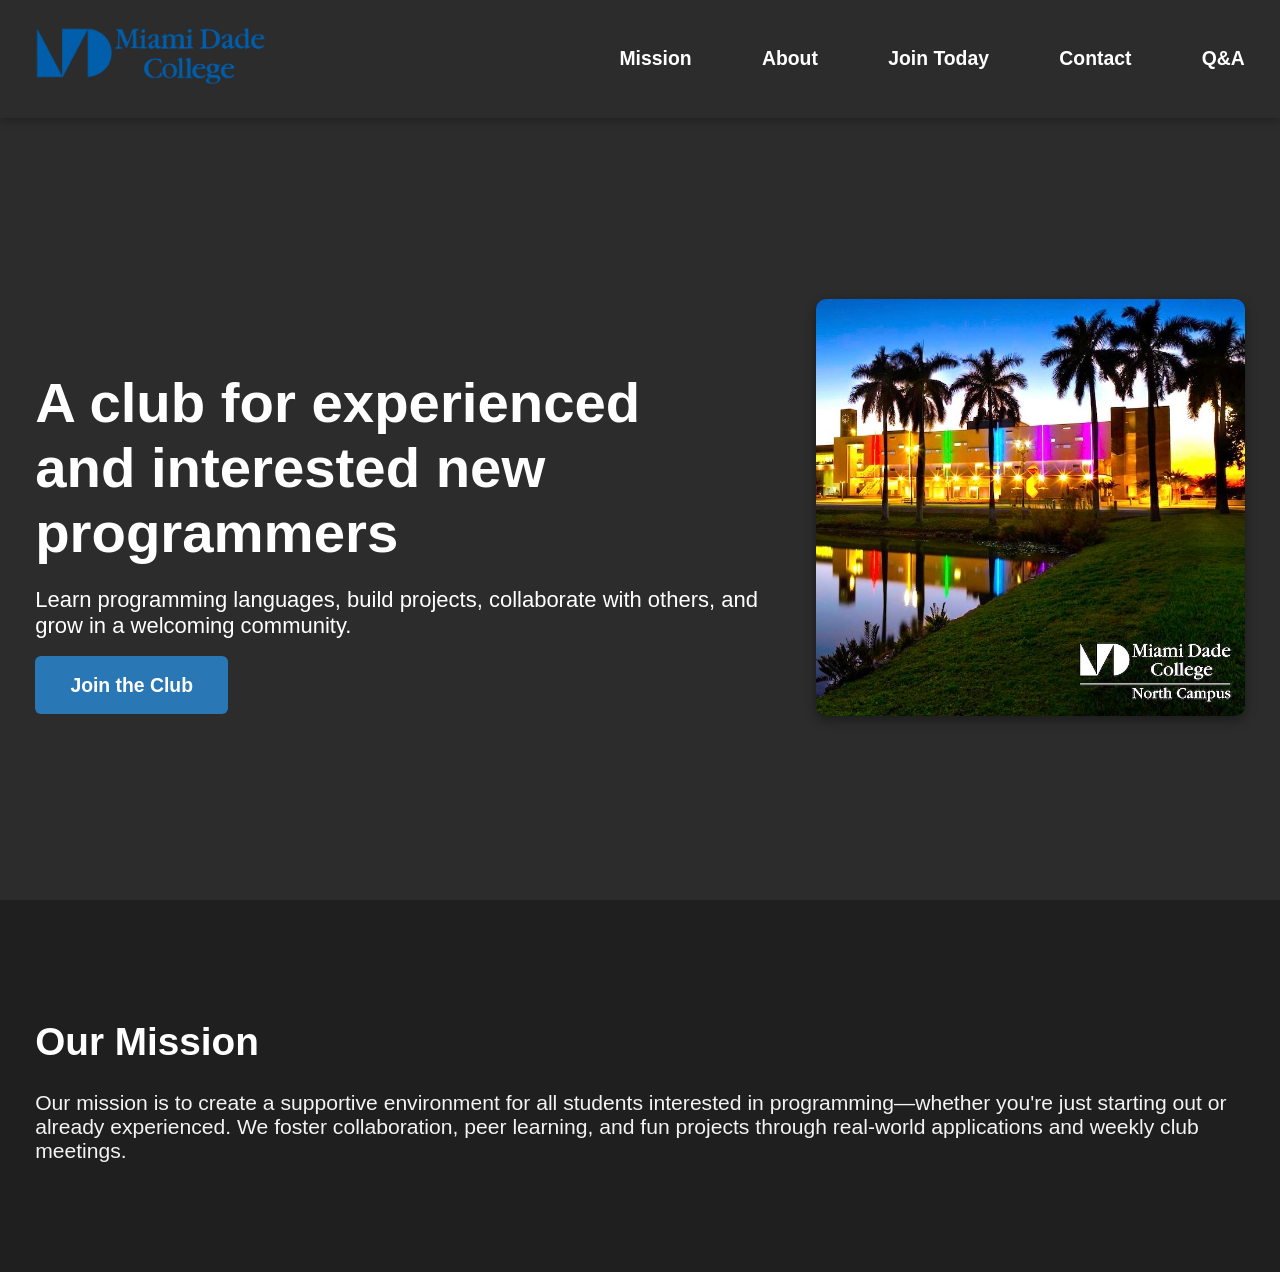
<file: index.html>
<!DOCTYPE html>
<html lang="en">
<head>
  <meta charset="UTF-8" />
  <meta name="viewport" content="width=device-width, initial-scale=1.0, maximum-scale=1.0, user-scalable=no" />
  <title>CodeIn Club</title>
  <link rel="stylesheet" href="css/style.css" />
  <style>
    .menu-toggle {
      display: none;
      font-size: 2rem;
      cursor: pointer;
      color: white;
      background: none;
      border: none;
      z-index: 1001;
    }
    .nav-container {
      display: flex;
      justify-content: space-between;
      align-items: center;
      position: relative;
      width: 100%;
    }
    .nav-links {
      display: flex;
      gap: 2rem;
    }
    @media (max-width: 960px) {
      .menu-toggle {
        display: block;
      }
      .nav-links {
        display: none;
        flex-direction: column;
        background: var(--bg-hero);
        position: absolute;
        top: 100%;
        left: 0;
        width: 100%;
        z-index: 1000;
        padding: 1rem 0;
      }
      .nav-links.active {
        display: flex;
      }
      .nav-links a {
        padding: 1rem;
        border-bottom: 1px solid #333;
        width: 100%;
        text-align: center;
        color: var(--white);
        background: var(--bg-hero);
      }
    }
  </style>
</head>
<body>

  <!-- NAVBAR -->
  <header class="navbar">
    <div class="nav-container">
      <a href="index.html" class="logo">
        <img src="images/logo.png" alt="Club Logo" style="height: 60px;" />
      </a>
      <button class="menu-toggle" id="menuToggle" aria-label="Toggle navigation">☰</button>
      <nav class="nav-links" id="navLinks">
        <a href="#mission">Mission</a>
        <a href="about.html">About</a>
        <a href="join.html">Join Today</a>
        <a href="contact.html">Contact</a>
        <a href="qa.html">Q&A</a>
      </nav>
    </div>
  </header>

  <!-- HERO SECTION -->
  <section class="hero">
    <div class="hero-content">
      <div class="hero-text">
        <h1>A club for experienced<br />and interested new programmers</h1>
        <p>Learn programming languages, build projects, collaborate with others, and grow in a welcoming community.</p>
        <a href="join.html" class="btn btn-primary">Join the Club</a>
      </div>
      <div class="hero-image">
        <a href="index.html">
          <img src="images/school.jpg" alt="Hero Graphic"
               onerror="this.onerror=null; this.src='images/placeholder.png';" />
        </a>
      </div>
    </div>
  </section>

  <!-- MISSION SECTION -->
  <section id="mission" class="section">
    <h2>Our Mission</h2>
    <p>
      Our mission is to create a supportive environment for all students interested in programming—whether you're
      just starting out or already experienced. We foster collaboration, peer learning, and fun projects through
      real-world applications and weekly club meetings.
    </p>
  </section>

  <script>
    const toggle = document.getElementById('menuToggle');
    const nav = document.getElementById('navLinks');
    toggle.addEventListener('click', () => {
      nav.classList.toggle('active');
    });
  </script>
</body>
</html>
</file>
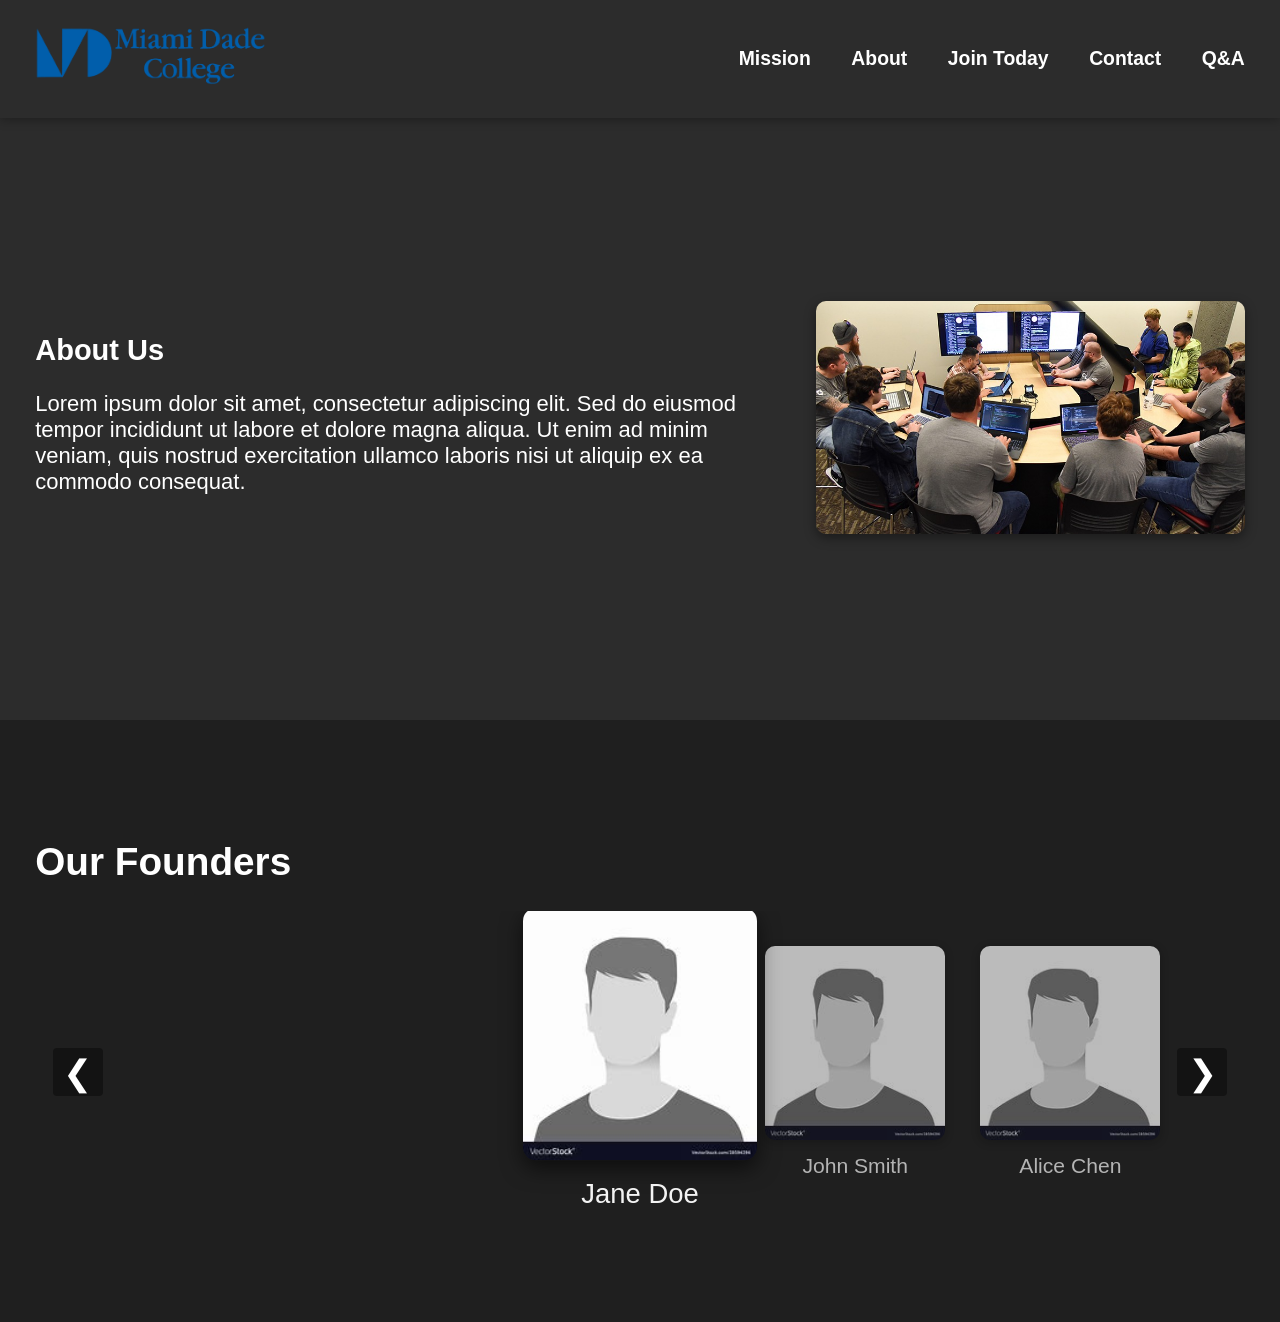
<file: about.html>
<!DOCTYPE html>
<html lang="en">
<head>
  <meta charset="UTF-8" />
  <meta name="viewport" content="width=device-width, initial-scale=1.0" />
  <title>About - CodeIn Club</title>
  <link rel="stylesheet" href="css/style.css" />
</head>
<body>
  <!-- NAVBAR -->
  <header class="navbar">
    <div class="nav-container">
      <a href="index.html" class="logo">
        <img src="images/logo.png" alt="Logo" style="height: 60px;" />
      </a>
      <nav class="nav-links">
        <a href="index.html#mission">Mission</a>
        <a href="about.html">About</a>
        <a href="join.html">Join Today</a>
        <a href="contact.html">Contact</a>
        <a href="qa.html">Q&A</a>
      </nav>
    </div>
  </header>

  <!-- ABOUT SECTION -->
  <section class="hero about-layout">
    <div class="hero-content">
      <div class="hero-text">
        <h2>About Us</h2>
        <p>
          Lorem ipsum dolor sit amet, consectetur adipiscing elit. Sed do eiusmod tempor incididunt ut labore et dolore magna aliqua.
          Ut enim ad minim veniam, quis nostrud exercitation ullamco laboris nisi ut aliquip ex ea commodo consequat.
        </p>
      </div>
      <div class="hero-image">
        <img src="images/Coding-club.jpg" alt="About Image"
             onerror="this.onerror=null; this.src='images/placeholder.png';" />
      </div>
    </div>
  </section>

  <!-- GALLERY SECTION -->
  <section class="section">
    <h2>Our Founders</h2>
    <div class="gallery-wrapper">
      <button class="gallery-arrow left">&#10094;</button>
      <div class="gallery-track" id="galleryTrack">
        <div class="gallery-card">
          <img src="images/founder1.jpg" alt="Founder 1" />
          <p>Jane Doe</p>
        </div>
        <div class="gallery-card">
          <img src="images/founder2.jpg" alt="Founder 2" />
          <p>John Smith</p>
        </div>
        <div class="gallery-card">
          <img src="images/founder3.jpg" alt="Founder 3" />
          <p>Alice Chen</p>
        </div>
        <!-- add more founder cards as needed -->
      </div>
      <button class="gallery-arrow right">&#10095;</button>
    </div>
  </section>

  <script>
    (function() {
      const track    = document.getElementById('galleryTrack');
      const images   = Array.from(track.children);
      const prevBtn  = document.querySelector('.gallery-arrow.left');
      const nextBtn  = document.querySelector('.gallery-arrow.right');
      let   currentIndex = 0;

      function updateGallery() {
        // wrap index
        currentIndex = (currentIndex + images.length) % images.length;
        // clear & mark active
        images.forEach(card => card.classList.remove('active'));
        const card = images[currentIndex];
        card.classList.add('active');
        // center it
        card.scrollIntoView({ behavior: 'smooth', inline: 'center' });
      }

      prevBtn.addEventListener('click', () => {
        currentIndex--;
        updateGallery();
      });

      nextBtn.addEventListener('click', () => {
        currentIndex++;
        updateGallery();
      });

      // initialize
      window.addEventListener('load', updateGallery);
    })();
  </script>
</body>
</html>
</file>
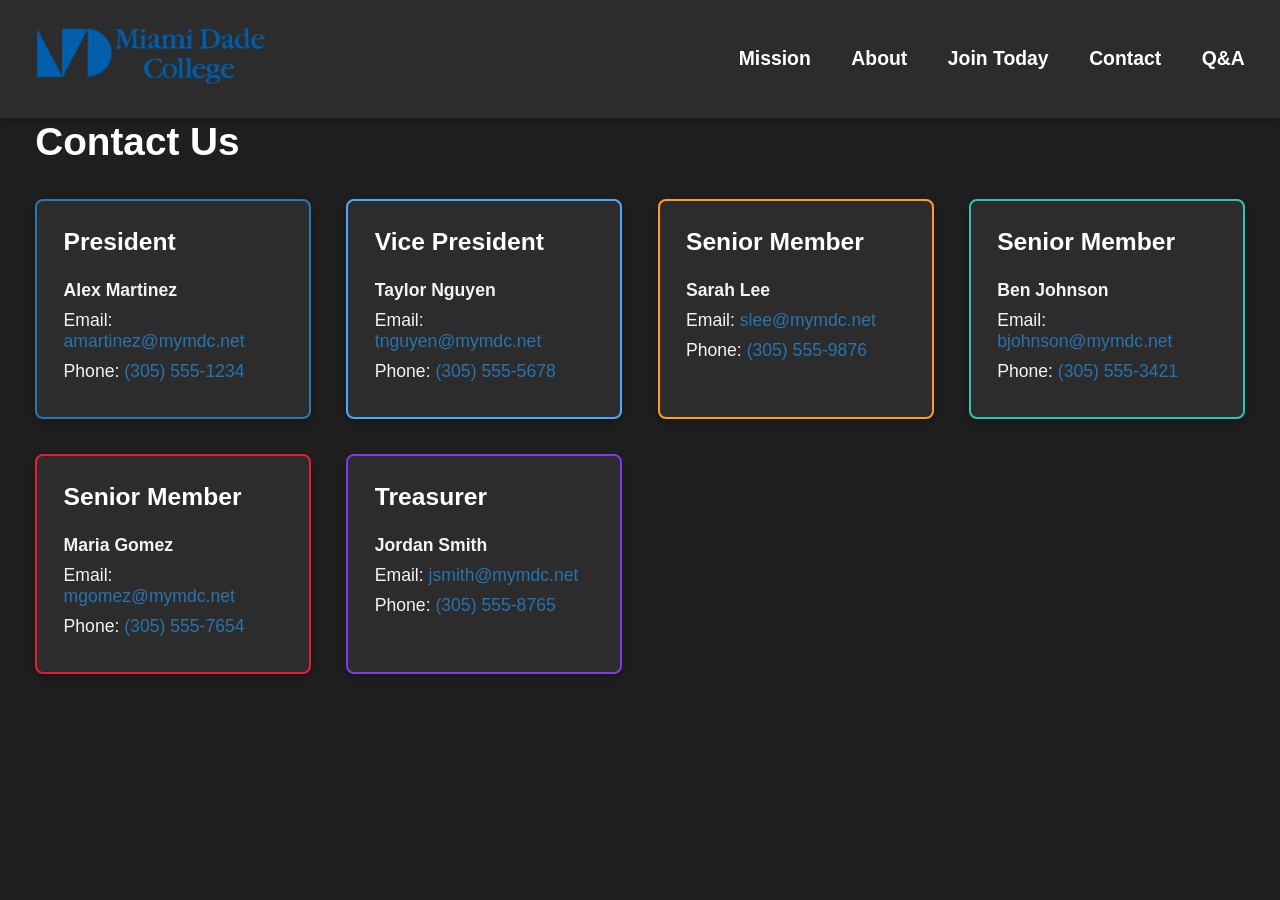
<file: contact.html>
<!DOCTYPE html>
<html lang="en">
<head>
  <meta charset="UTF-8">
  <meta name="viewport" content="width=device-width, initial-scale=1.0">
  <title>Contact - CodeIn Club</title>
  <link rel="stylesheet" href="css/style.css">
  <style>
    /* Contact grid styling */
    .contact-grid {
      display: grid;
      grid-template-columns: repeat(auto-fit, minmax(240px, 1fr));
      gap: 2rem;
      margin-top: 2rem;
    }
    .contact-card {
      background: var(--bg-hero);
      border-radius: 8px;
      padding: 1.5rem;
      box-shadow: 0 4px 12px rgba(0,0,0,0.3);
      color: var(--white);
      /* default transparent border */
      border: 2px solid transparent;
    }
    /* Different border colors per card */
    .contact-grid .contact-card:nth-child(1) { border-color: #2978b5; }
    .contact-grid .contact-card:nth-child(2) { border-color: #4faaff; }
    .contact-grid .contact-card:nth-child(3) { border-color: #ff9f1c; }
    .contact-grid .contact-card:nth-child(4) { border-color: #2ec4b6; }
    .contact-grid .contact-card:nth-child(5) { border-color: #e71d36; }
    .contact-grid .contact-card:nth-child(6) { border-color: #8338ec; }
    .contact-card h3 {
      margin-top: 0;
      font-size: 1.4rem;
    }
    .contact-card p {
      margin: 0.5rem 0;
      font-size: 1rem;
    }
    .contact-card a {
      color: var(--blue);
      text-decoration: none;
    }
    .contact-card a:hover {
      text-decoration: underline;
    }
  </style>
</head>
<body>
  <!-- NAVBAR -->
  <header class="navbar">
    <div class="nav-container">
      <a href="index.html" class="logo">
        <img src="images/logo.png" alt="Logo" style="height: 60px;">
      </a>
      <nav class="nav-links">
        <a href="index.html#mission">Mission</a>
        <a href="about.html">About</a>
        <a href="join.html">Join Today</a>
        <a href="contact.html">Contact</a>
        <a href="qa.html">Q&A</a>
      </nav>
    </div>
  </header>

  <section class="section">
    <h2>Contact Us</h2>
    <div class="contact-grid">
      <div class="contact-card">
        <h3>President</h3>
        <p><strong>Alex Martinez</strong></p>
        <p>Email: <a href="mailto:amartinez@mymdc.net">amartinez@mymdc.net</a></p>
        <p>Phone: <a href="tel:+13055551234">(305) 555-1234</a></p>
      </div>

      <div class="contact-card">
        <h3>Vice President</h3>
        <p><strong>Taylor Nguyen</strong></p>
        <p>Email: <a href="mailto:tnguyen@mymdc.net">tnguyen@mymdc.net</a></p>
        <p>Phone: <a href="tel:+13055555678">(305) 555-5678</a></p>
      </div>

      <div class="contact-card">
        <h3>Senior Member</h3>
        <p><strong>Sarah Lee</strong></p>
        <p>Email: <a href="mailto:slee@mymdc.net">slee@mymdc.net</a></p>
        <p>Phone: <a href="tel:+13055559876">(305) 555-9876</a></p>
      </div>

      <div class="contact-card">
        <h3>Senior Member</h3>
        <p><strong>Ben Johnson</strong></p>
        <p>Email: <a href="mailto:bjohnson@mymdc.net">bjohnson@mymdc.net</a></p>
        <p>Phone: <a href="tel:+13055553421">(305) 555-3421</a></p>
      </div>

      <div class="contact-card">
        <h3>Senior Member</h3>
        <p><strong>Maria Gomez</strong></p>
        <p>Email: <a href="mailto:mgomez@mymdc.net">mgomez@mymdc.net</a></p>
        <p>Phone: <a href="tel:+13055557654">(305) 555-7654</a></p>
      </div>

      <div class="contact-card">
        <h3>Treasurer</h3>
        <p><strong>Jordan Smith</strong></p>
        <p>Email: <a href="mailto:jsmith@mymdc.net">jsmith@mymdc.net</a></p>
        <p>Phone: <a href="tel:+1305558765">(305) 555-8765</a></p>
      </div>
    </div>
  </section>
</body>
</html>
</file>
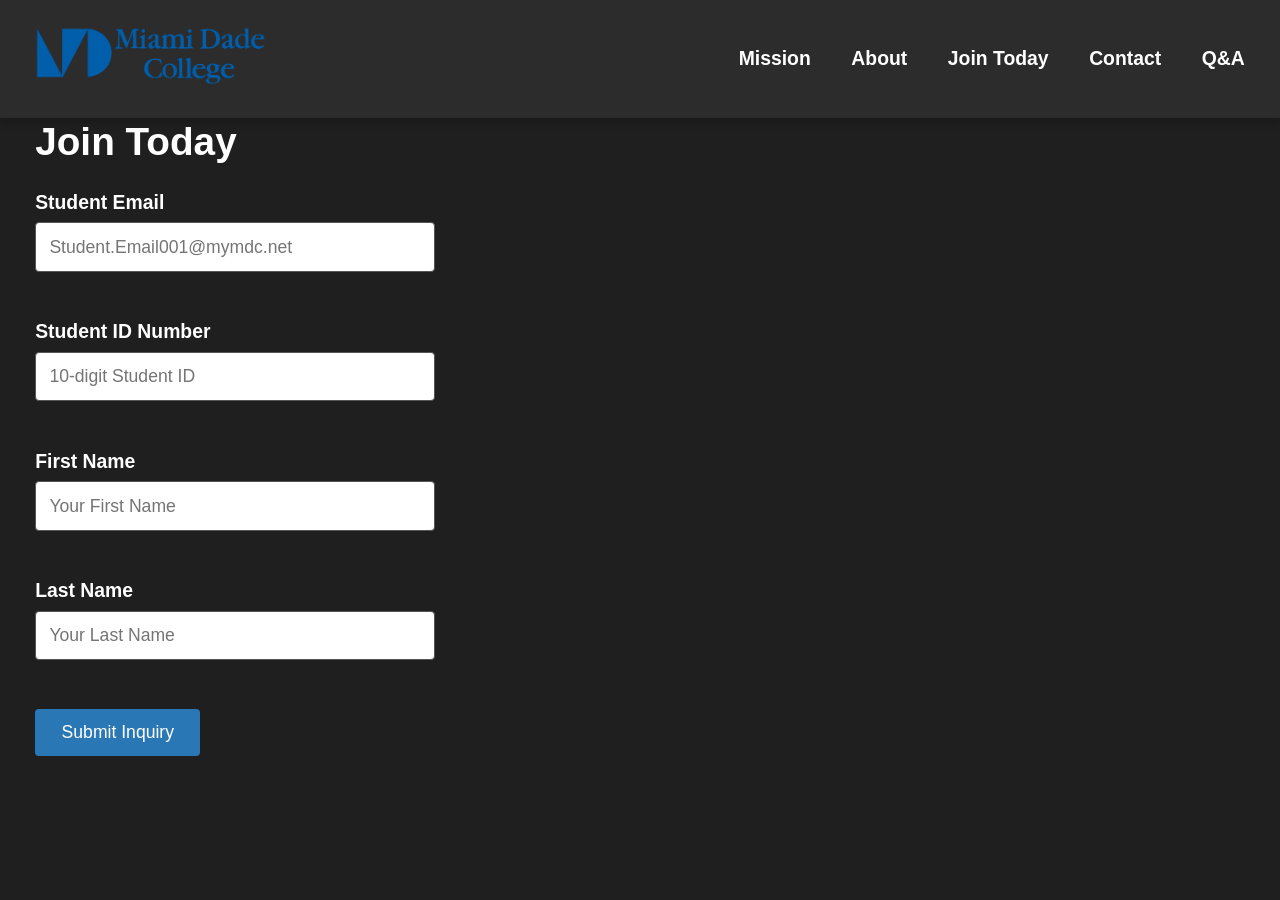
<file: join.html>
<!DOCTYPE html>
<html lang="en">
<head>
  <meta charset="UTF-8" />
  <meta name="viewport" content="width=device-width, initial-scale=1.0" />
  <title>Join Today - CodeIn Club</title>
  <link rel="stylesheet" href="css/style.css" />
  <style>
    /* Simple form styling */
    .form-group {
      margin-bottom: 1.5rem;
    }
    .form-group label {
      display: block;
      margin-bottom: 0.5rem;
      font-weight: 600;
    }
    .form-group input {
      width: 100%;
      max-width: 400px;
      padding: 0.75rem;
      border: 1px solid #555;
      border-radius: 4px;
      font-size: 1rem;
    }
    .error {
      color: #ff6b6b;
      font-size: 0.9rem;
      height: 1rem;
      display: block;
      margin-top: 0.25rem;
    }
    .btn-primary {
      background: var(--blue);
      color: var(--white);
      padding: 0.75rem 1.5rem;
      border: none;
      border-radius: 4px;
      font-size: 1rem;
      cursor: pointer;
    }
    .btn-primary:hover {
      background: var(--blue-hover);
    }
  </style>
</head>
<body>
  <header class="navbar">
    <div class="nav-container">
      <a href="index.html" class="logo">
        <img src="images/logo.png" alt="Logo" style="height: 60px;" />
      </a>
      <nav class="nav-links">
        <a href="index.html#mission">Mission</a>
        <a href="about.html">About</a>
        <a href="join.html">Join Today</a>
        <a href="contact.html">Contact</a>
        <a href="qa.html">Q&A</a>
      </nav>
    </div>
  </header>

  <section class="section">
    <h2>Join Today</h2>
    <form id="joinForm" novalidate>
      <div class="form-group">
        <label for="email">Student Email</label>
        <input
          type="email"
          id="email"
          name="email"
          required
          pattern="^[A-Za-z0-9.\-]{1,35}@mymdc\.net$"
          placeholder="Student.Email001@mymdc.net"
        />
        <span class="error" id="emailError"></span>
      </div>

      <div class="form-group">
        <label for="studentId">Student ID Number</label>
        <input
          type="text"
          id="studentId"
          name="studentId"
          required
          pattern="^\d{10}$"
          placeholder="10-digit Student ID"
        />
        <span class="error" id="studentIdError"></span>
      </div>

      <div class="form-group">
        <label for="firstName">First Name</label>
        <input
          type="text"
          id="firstName"
          name="firstName"
          required
          placeholder="Your First Name"
        />
        <span class="error" id="firstNameError"></span>
      </div>

      <div class="form-group">
        <label for="lastName">Last Name</label>
        <input
          type="text"
          id="lastName"
          name="lastName"
          required
          placeholder="Your Last Name"
        />
        <span class="error" id="lastNameError"></span>
      </div>

      <button type="submit" class="btn-primary">Submit Inquiry</button>
    </form>
  </section>

  <script>
    document.getElementById('joinForm').addEventListener('submit', function (e) {
      e.preventDefault();

      // Clear previous errors
      ['emailError', 'studentIdError', 'firstNameError', 'lastNameError']
        .forEach(id => document.getElementById(id).textContent = '');

      const emailInput = document.getElementById('email');
      const studentIdInput = document.getElementById('studentId');
      const firstNameInput = document.getElementById('firstName');
      const lastNameInput = document.getElementById('lastName');
      let valid = true;

      // Validate student email: alphanumeric, periods, dashes, up to 35 chars + @mymdc.net
      const emailPattern = /^[A-Za-z0-9.\-]{1,35}@mymdc\.net$/;
      if (!emailPattern.test(emailInput.value.trim())) {
        document.getElementById('emailError').textContent = 'Enter a valid MDC email (student.email001@mymdc.net)';
        valid = false;
      }

      // Validate student ID (10 digits)
      const idPattern = /^\d{10}$/;
      if (!idPattern.test(studentIdInput.value.trim())) {
        document.getElementById('studentIdError').textContent = 'Enter a valid Student ID';
        valid = false;
      }

      // Validate first name
      if (firstNameInput.value.trim() === '') {
        document.getElementById('firstNameError').textContent = 'First name is required';
        valid = false;
      }

      // Validate last name
      if (lastNameInput.value.trim() === '') {
        document.getElementById('lastNameError').textContent = 'Last name is required';
        valid = false;
      }

      if (!valid) return;

      // Prepare data for future DB submission
      const formData = {
        email: emailInput.value.trim(),
        studentId: studentIdInput.value.trim(),
        firstName: firstNameInput.value.trim(),
        lastName: lastNameInput.value.trim()
      };

      console.log('Form data ready for DB:', formData);
      // TODO: send `formData` to your backend API here

      alert('Thank you! Your inquiry has been received.');
      this.reset();
    });
  </script>
</body>
</html>
</file>
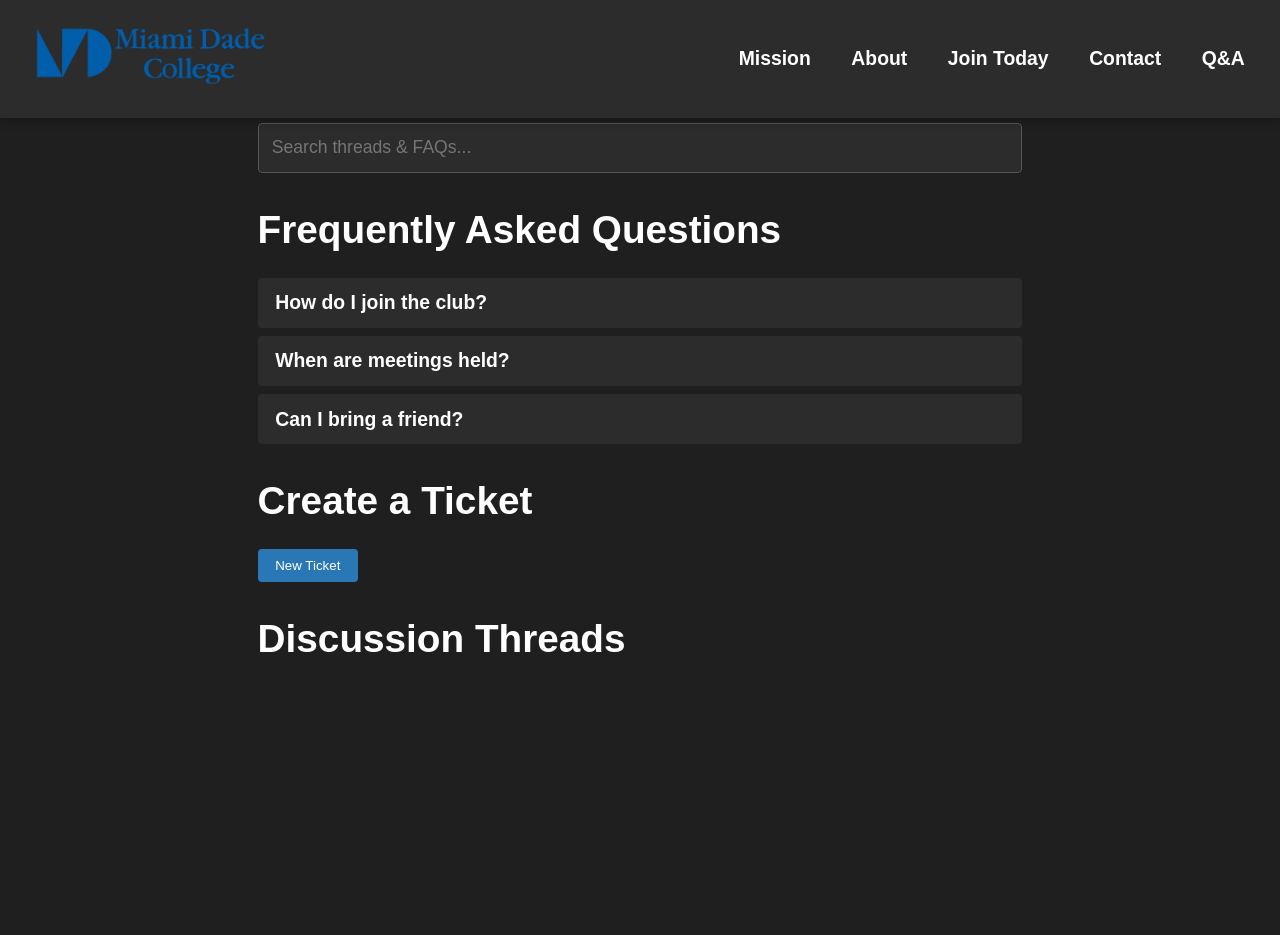
<file: qa.html>
<!DOCTYPE html>
<html lang="en">
<head>
  <meta charset="UTF-8">
  <meta name="viewport" content="width=device-width, initial-scale=1.0">
  <title>Q&A - CodeIn Club</title>
  <link rel="stylesheet" href="css/style.css">
  <style>
    .section { max-width: 800px; margin: 2rem auto; padding: 0 1rem; }
    h2 { margin-bottom: 1rem; }
    /* Search bar */
    #searchBar {
      width: 100%;
      padding: 0.75rem;
      font-size: 1rem;
      border: 1px solid #555;
      border-radius: 4px;
      background: var(--bg-hero);
      color: var(--white);
      /* lower from top to clear navbar */
      margin-top: 1rem;
    }
    /* FAQ accordion */
    .faq-item {
      background: var(--bg-hero);
      margin-bottom: 0.5rem;
      border-radius: 4px;
      overflow: hidden;
      transition: background 0.3s, border 0.3s;
    }
    .faq-question {
      padding: 0.75rem 1rem;
      cursor: pointer;
      font-weight: 600;
      transition: background 0.3s, border 0.3s;
    }
    .faq-answer {
      display: none;
      padding: 0 1rem 0.75rem;
    }
    .faq-item.open .faq-answer {
      display: block;
    }
    /* Style when expanded */
    .faq-item.open .faq-question {
      background: #1f1f1f; /* darker shade */
      border: 2px solid #ffffff; /* white border */
      border-radius: 4px;
    }
    /* Ticket form */
    #ticketForm {
      display: none;
      margin-top: 1rem;
    }
    #ticketForm input, #ticketForm textarea {
      width: 100%;
      padding: 0.5rem;
      margin-bottom: 0.75rem;
      border: 1px solid #555;
      border-radius: 4px;
      background: var(--bg-dark);
      color: var(--white);
    }
    #ticketForm button {
      background: var(--blue);
      color: var(--white);
      padding: 0.5rem 1rem;
      border: none;
      border-radius: 4px;
      cursor: pointer;
    }
    /* Thread list */
    .thread {
      background: var(--bg-hero);
      margin-bottom: 1rem;
      border-radius: 6px;
      padding: 1rem;
    }
    .thread h4 {
      margin: 0 0 0.5rem;
    }
    .thread p {
      margin: 0.5rem 0;
    }
    .btn-primary {
      background: var(--blue);
      color: var(--white);
      padding: 0.5rem 1rem;
      border: none;
      border-radius: 4px;
      cursor: pointer;
    }
    .btn-primary:hover {
      background: var(--blue-hover);
    }
  </style>
</head>
<body>
  <!-- NAVBAR -->
  <header class="navbar">
    <div class="nav-container">
      <a href="index.html" class="logo"><img src="images/logo.png" alt="Logo" style="height: 60px;"></a>
      <nav class="nav-links">
        <a href="index.html#mission">Mission</a>
        <a href="about.html">About</a>
        <a href="join.html">Join Today</a>
        <a href="contact.html">Contact</a>
        <a href="qa.html">Q&A</a>
      </nav>
    </div>
  </header>

  <!-- Search Section -->
  <section class="section">
    <h2>Search Q&A</h2>
    <input type="search" id="searchBar" placeholder="Search threads & FAQs...">
  </section>

  <!-- FAQ Section -->
  <section class="section" id="faqSection">
    <h2>Frequently Asked Questions</h2>
    <div id="faqs"></div>
  </section>

  <!-- Create Ticket -->
  <section class="section">
    <h2>Create a Ticket</h2>
    <button id="newTicketBtn" class="btn-primary">New Ticket</button>
    <form id="ticketForm">
      <input type="text" id="ticketTitle" placeholder="Title" required>
      <textarea id="ticketBody" rows="4" placeholder="Ask your question..." required></textarea>
      <button type="submit" class="btn-primary">Submit</button>
    </form>
  </section>

  <!-- Thread List -->
  <section class="section" id="threadsSection">
    <h2>Discussion Threads</h2>
    <div id="threads"></div>
  </section>

  <script>
    // Sample FAQ data
    const faqData = [
      { q: 'How do I join the club?', a: 'Fill out the Join Today form with your details and submit.' },
      { q: 'When are meetings held?', a: 'We meet every Tuesday at 5 PM in room 204.' },
      { q: 'Can I bring a friend?', a: 'Yes! Anyone interested in coding is welcome.' }
    ];

    // Load threads from localStorage or start empty
    let threads = JSON.parse(localStorage.getItem('threads') || '[]');

    // Render FAQs
    function renderFAQs(filter = '') {
      const container = document.getElementById('faqs');
      container.innerHTML = '';
      faqData.filter(item => {
        const text = (item.q + ' ' + item.a).toLowerCase();
        return text.includes(filter.toLowerCase());
      }).forEach(item => {
        const div = document.createElement('div');
        div.className = 'faq-item';
        div.innerHTML = `
          <div class="faq-question">${item.q}</div>
          <div class="faq-answer">${item.a}</div>`;
        div.querySelector('.faq-question').onclick = () => div.classList.toggle('open');
        container.appendChild(div);
      });
    }

    // Render Threads
    function renderThreads(filter = '') {
      const container = document.getElementById('threads');
      container.innerHTML = '';
      threads.filter(t => (t.title + ' ' + t.body).toLowerCase().includes(filter.toLowerCase()))
        .forEach(t => {
          const div = document.createElement('div');
          div.className = 'thread';
          div.innerHTML = `<h4>${t.title}</h4><p>${t.body}</p><small>${new Date(t.ts).toLocaleString()}</small>`;
          container.appendChild(div);
        });
    }

    // Search handler
    document.getElementById('searchBar').addEventListener('input', (e) => {
      const term = e.target.value.trim();
      renderFAQs(term);
      renderThreads(term);
    });

    // New ticket toggle
    document.getElementById('newTicketBtn').onclick = () => {
      document.getElementById('ticketForm').style.display = 'block';
    };

    // Submit ticket
    document.getElementById('ticketForm').addEventListener('submit', (e) => {
      e.preventDefault();
      const title = document.getElementById('ticketTitle').value.trim();
      const body  = document.getElementById('ticketBody').value.trim();
      if (!title || !body) return;
      threads.unshift({ title, body, ts: Date.now() });
      localStorage.setItem('threads', JSON.stringify(threads));
      document.getElementById('ticketForm').reset();
      document.getElementById('ticketForm').style.display = 'none';
      renderThreads();
    });

    // Initial render
    renderFAQs();
    renderThreads();
  </script>
</body>
</html>
</file>
<file: css/style.css>
:root {
  --bg-dark: #1f1f1f;
  --bg-hero: #2c2c2c;
  --blue: #2978b5;
  --blue-hover: #4faaff;
  --white: #ffffff;
  --grey: #cccccc;
}

/* Reset and base setup */
html, body {
  width: 100%;
  height: 100%;
  margin: 0;
  padding: 0;
  scroll-behavior: smooth;
  font-family: 'Segoe UI', sans-serif;
  background: var(--bg-dark);
  color: var(--white);
  font-size: 1.1rem;
}
*, *::before, *::after {
  box-sizing: border-box;
}

/* Navbar styling */
.navbar {
  background: var(--bg-hero);
  padding: 1.5rem 0;
  position: fixed;
  top: 0;
  width: 100%;
  z-index: 10;
  box-shadow: 0 2px 10px rgba(0, 0, 0, 0.3);
}
.nav-container {
  width: 100%;
  max-width: 1600px;
  margin: 0 auto;
  padding: 0 2rem;
  display: flex;
  justify-content: space-between;
  align-items: center;
}
.logo img {
  height: 60px;
}
.nav-links a {
  color: var(--white);
  text-decoration: none;
  margin-left: 2rem;
  font-size: 1.1rem;
  font-weight: 600;
  transition: color 0.3s;
}
.nav-links a:hover {
  color: var(--blue-hover);
}

/* Hero section */
.hero {
  min-height: 100vh;
  background: var(--bg-hero);
  display: flex;
  align-items: center;
  justify-content: center;
  padding-top: 120px;
}
.hero-content {
  width: 100%;
  max-width: 1600px;
  margin: 0 auto;
  padding: 0 2rem;
  display: flex;
  justify-content: space-between;
  align-items: center;
  flex-wrap: wrap;
  gap: 3rem;
}
.hero-text {
  flex: 1 1 600px;
}
.hero-text h1 {
  font-size: 3.2rem;
  margin-bottom: 1.2rem;
}
.hero-text p {
  font-size: 1.25rem;
  margin-bottom: 2rem;
}
.btn {
  background: var(--blue);
  color: var(--white);
  padding: 1rem 2rem;
  text-decoration: none;
  border-radius: 6px;
  font-weight: bold;
  font-size: 1.1rem;
  transition: background 0.3s;
}
.btn:hover {
  background: var(--blue-hover);
}
.hero-image {
  flex: 1 1 300px;
}
.hero-image img {
  max-width: 100%;
  height: auto;
  border-radius: 10px;
  box-shadow: 0 4px 12px rgba(0, 0, 0, 0.4);
}

/* Sections */
.section {
  width: 100%;
  max-width: 1600px;
  margin: 0 auto;
  padding: 5rem 2rem;
}
.section h2 {
  font-size: 2.2rem;
  margin-bottom: 1.5rem;
}
.section p {
  font-size: 1.2rem;
  opacity: 0.95;
}
.alt-bg {
  background: var(--bg-dark);
}

/* Responsive */
@media (max-width: 960px) {
  .hero-content {
    flex-direction: column;
    text-align: center;
  }
  .hero-text h1 {
    font-size: 2.5rem;
  }
  .hero-text p {
    font-size: 1.1rem;
  }
  .nav-links {
    display: none;
  }
}

/* About Layout */
.about-layout {
  min-height: 80vh;
  background: var(--bg-hero);
  display: flex;
  align-items: center;
  justify-content: center;
  padding-top: 120px;
}

/* Founder Carousel */
.gallery-wrapper {
  display: flex;
  align-items: center;
  justify-content: center;
  gap: 1rem;
  overflow: hidden;
  position: relative;
}
.gallery-track {
  display: flex;
  gap: 2rem;
  scroll-snap-type: x mandatory;
  overflow-x: auto;
  overflow-y: hidden;
  scroll-behavior: smooth;
  -webkit-overflow-scrolling: touch;
  /* ensure scroll range even with few cards */
  padding-top: 2rem;
  padding-bottom: 2rem;
  padding-left: calc(50% - 90px);
  padding-right: calc(50% - 90px);
}
.gallery-track::-webkit-scrollbar {
  display: none;
}
.gallery-card {
  flex: 0 0 auto;
  width: 180px;
  text-align: center;
  opacity: 0.7;
  transition: transform 0.4s ease, opacity 0.3s ease;
  transform: scale(1);
  scroll-snap-align: center;
  transform-origin: center center;
}
.gallery-card img {
  width: 100%;
  height: auto;
  object-fit: cover;
  border-radius: 10px;
  box-shadow: 0 2px 8px rgba(0,0,0,0.3);
}
.gallery-card p {
  margin-top: 0.5rem;
  font-weight: 500;
}
.gallery-card.active {
  transform: scale(1.3);
  opacity: 1;
  z-index: 2;
}
.gallery-card.active img {
  box-shadow: 0 6px 16px rgba(0, 0, 0, 0.6);
}
.gallery-arrow {
  position: absolute;
  top: 50%;
  transform: translateY(-50%);
  background: rgba(0,0,0,0.4);
  border: none;
  color: var(--white);
  font-size: 2rem;
  cursor: pointer;
  padding: 0.2rem 0.6rem;
  z-index: 5;
  border-radius: 4px;
  transition: background 0.2s;
}
.gallery-arrow.left {
  left: 1rem;
}
.gallery-arrow.right {
  right: 1rem;
}
.gallery-arrow:hover {
  background: rgba(0,0,0,0.6);
}
</file>
